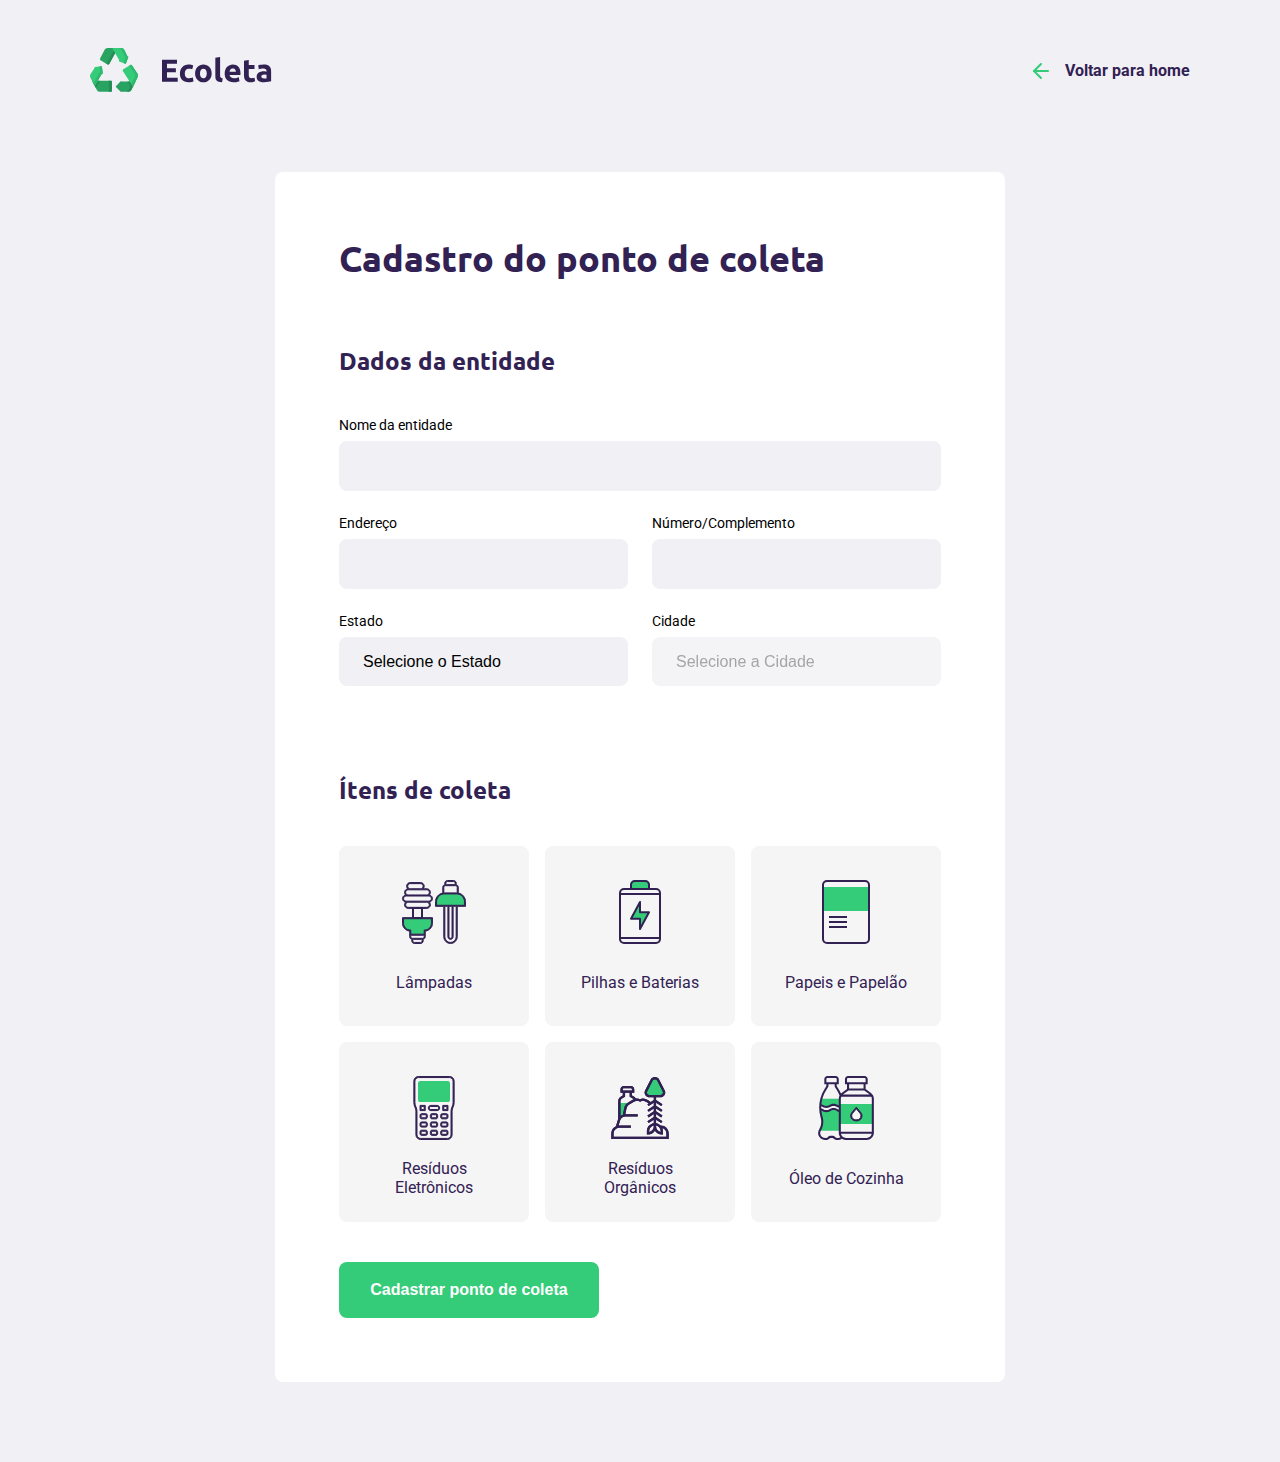
<file: create-point.html>
<!DOCTYPE html>
<html lang="pt_br">
<head>
  <meta charset="UTF-8">
  <meta name="viewport" content="width=device-width, initial-scale=1.0">
  <title>Criar ponto de coleta</title>

  <link href="https://fonts.googleapis.com/css2?family=Roboto:wght@300;700&family=Ubuntu:wght@700&display=swap" rel="stylesheet">
  
  <link rel="stylesheet" href="/styles/main.css">
  <link rel="stylesheet" href="/styles/create-point.css">

</head>
<body>

  <div id="page-create-point">

    <header>
      <img src="/assets/logo.svg" alt="Logomarca">
      <a href="/index.html">
        <span></span>
        Voltar para home
      </a>
    </header> 

    <form action="">

      <h1>Cadastro do ponto de coleta</h1>

      <fieldset>
        <legend>
          <h2>Dados da entidade</h2>
        </legend>

        <div class="field">
          <label for="name">Nome da entidade</label>
          <input type="text" name="name" required>
        </div>

        <div class="field-group">
          <div class="field">
            <label for="address">Endereço</label>
            <input type="text" name="address" required>
          </div>
          <div class="field">
            <label for="address2">Número/Complemento</label>
            <input type="text" name="address2" required>
          </div>
        </div>

        <div class="field-group">
          <div class="field">
            <label for="state">Estado</label>
            <select name="uf" required>
              <option value="">Selecione o Estado</option>
            </select>
          </div>          
          <div class="field">
            <label for="city">Cidade</label>
            <select name="city" disabled required>
              <option value="">Selecione a Cidade</option>
            </select>
          </div>
          
        </div>

      </fieldset>

      <fieldset>
        <legend>
          <h2>Ítens de coleta</h2>
        </legend>
        
        <div class="itens-grid">
          <li data-id="1">
            <img src="/assets/lampadas.svg" alt="Lâmpadas">
            <span>Lâmpadas</span>
          </li>

          <li data-id="2">
            <img src="/assets/baterias.svg" alt="Pilhas e Baterias">
            <span>Pilhas e Baterias</span>
          </li>

          <li data-id="3">
            <img src="/assets/papeis-papelao.svg" alt="Papeis e Papelão">
            <span>Papeis e Papelão</span>
          </li>

          <li data-id="4">
            <img src="/assets/eletronicos.svg" alt="Resíduos Eletrônicos">
            <span>Resíduos Eletrônicos</span>
          </li>

          <li data-id="5">
            <img src="/assets/organicos.svg" alt="Resíduos Orgânicos">
            <span>Resíduos Orgânicos</span>
          </li>

          <li data-id="6">
            <img src="/assets/oleo.svg" alt="Óleo de Cozinha">
            <span>Óleo de Cozinha</span>
          </li>
        </div>

        <input type="hidden" name="itens">

      </fieldset>

      <button type="submit">Cadastrar ponto de coleta</button>
    </form>

  </div>  
  <script src="scripts/create-point.js"></script>
</body>
</html>
</file>
<file: styles/main.css>
:root {
  --title-color: #322153;
  --primary-color: #34cb79;
}

* {
  margin: 0;
  padding: 0;
  box-sizing: border-box;
}

html {
  font-family: 'Roboto', sans-serif;
}

body {
  background: #f0f0f5;
  -webkit-font-smoothing: antialiased;
}

a {
  text-decoration: none;
}

h1, h2, h3, h4, h5, h6 {
  color: var(--title-color);
  font-family: 'Ubuntu', sans-serif;
}
</file>
<file: styles/create-point.css>
#page-create-point {
  width: 90%;
  max-width: 1100px;

  margin: 0 auto; 
}

#page-create-point header {
  display: flex;
  justify-content: space-between;
  align-items: center;
  margin-top: 48px;
}

#page-create-point header a {
  color: var(--title-color);
  font-weight: bold;

  display: flex;
  align-items: center;
}

#page-create-point header a span {
  margin-right: 16px;
  background-image: url('../assets/arrow-left.svg');

  
  width: 20px;
  height: 22px;

  display: flex;
}

form {
  background-color: white;

  margin: 80px auto;

  padding: 64px; /*preenchimento*/
  border-radius: 8px;

  max-width: 730px;
}

form h1 {
  font-size: 36px;
}

form fieldset {
  margin-top: 64px;

  border: 0;
}

form legend {
  margin-bottom: 40px;
}

form legend h2 {
  font-size: 24px;
}

form .field {
  flex: 1;
  display: flex;
  flex-direction: column;
  margin-bottom: 24px;
}

form .field-group {
  display: flex;
}

form input,
form select {
  background-color: #f0f0f5;

  border: 0;
  padding: 16px 24px;
  font-size: 16px;

  border-radius: 8px;
  /*outline: none;*/
}

form select {
  -webkit-appearance: none;
  -moz-appearance: none;
  appearance: none;
}

form label {
  font-size: 14px;
  margin-bottom: 8px;
}

form .field-group .field + .field {
  margin-left: 24px;
}
  
form button {
  width: 260px;
  height: 56px;

  background-color: var(--primary-color);
  border-radius:  8px;

  color: white;
  font-weight: bold;
  font-size: 16px;

  border: 0;

  margin-top: 40px;

  transition: background-color 400ms;
}

form button:hover {
  background-color: #2fb86e;
}

.itens-grid {
  display: grid;
  grid-template-columns: 1fr 1fr 1fr;
  gap: 16px;/*faz a separação das linhas e colunas no grid*/
}

.itens-grid li {
  background-color: #f5f5f5;
  list-style: none;

  border: 2px solid #f5f5f5;
  border-radius: 8px;

  height: 180px;

  padding: 32px 24px 16px;

  display: flex;
  flex-direction: column;
  align-items: center;
  justify-content: space-between;

  text-align: center;

  cursor: pointer;

}

.itens-grid li span {
  margin-top: 12px;

  flex: 1;

  display: flex;
  align-items: center;

  color: var(--title-color);  
}

.itens-grid li span,
.itens-grid li img {
  pointer-events: none;
}

.itens-grid li.selected {
  background-color: #e1faec;
  border: 2px solid #34cb79;
}
</file>
